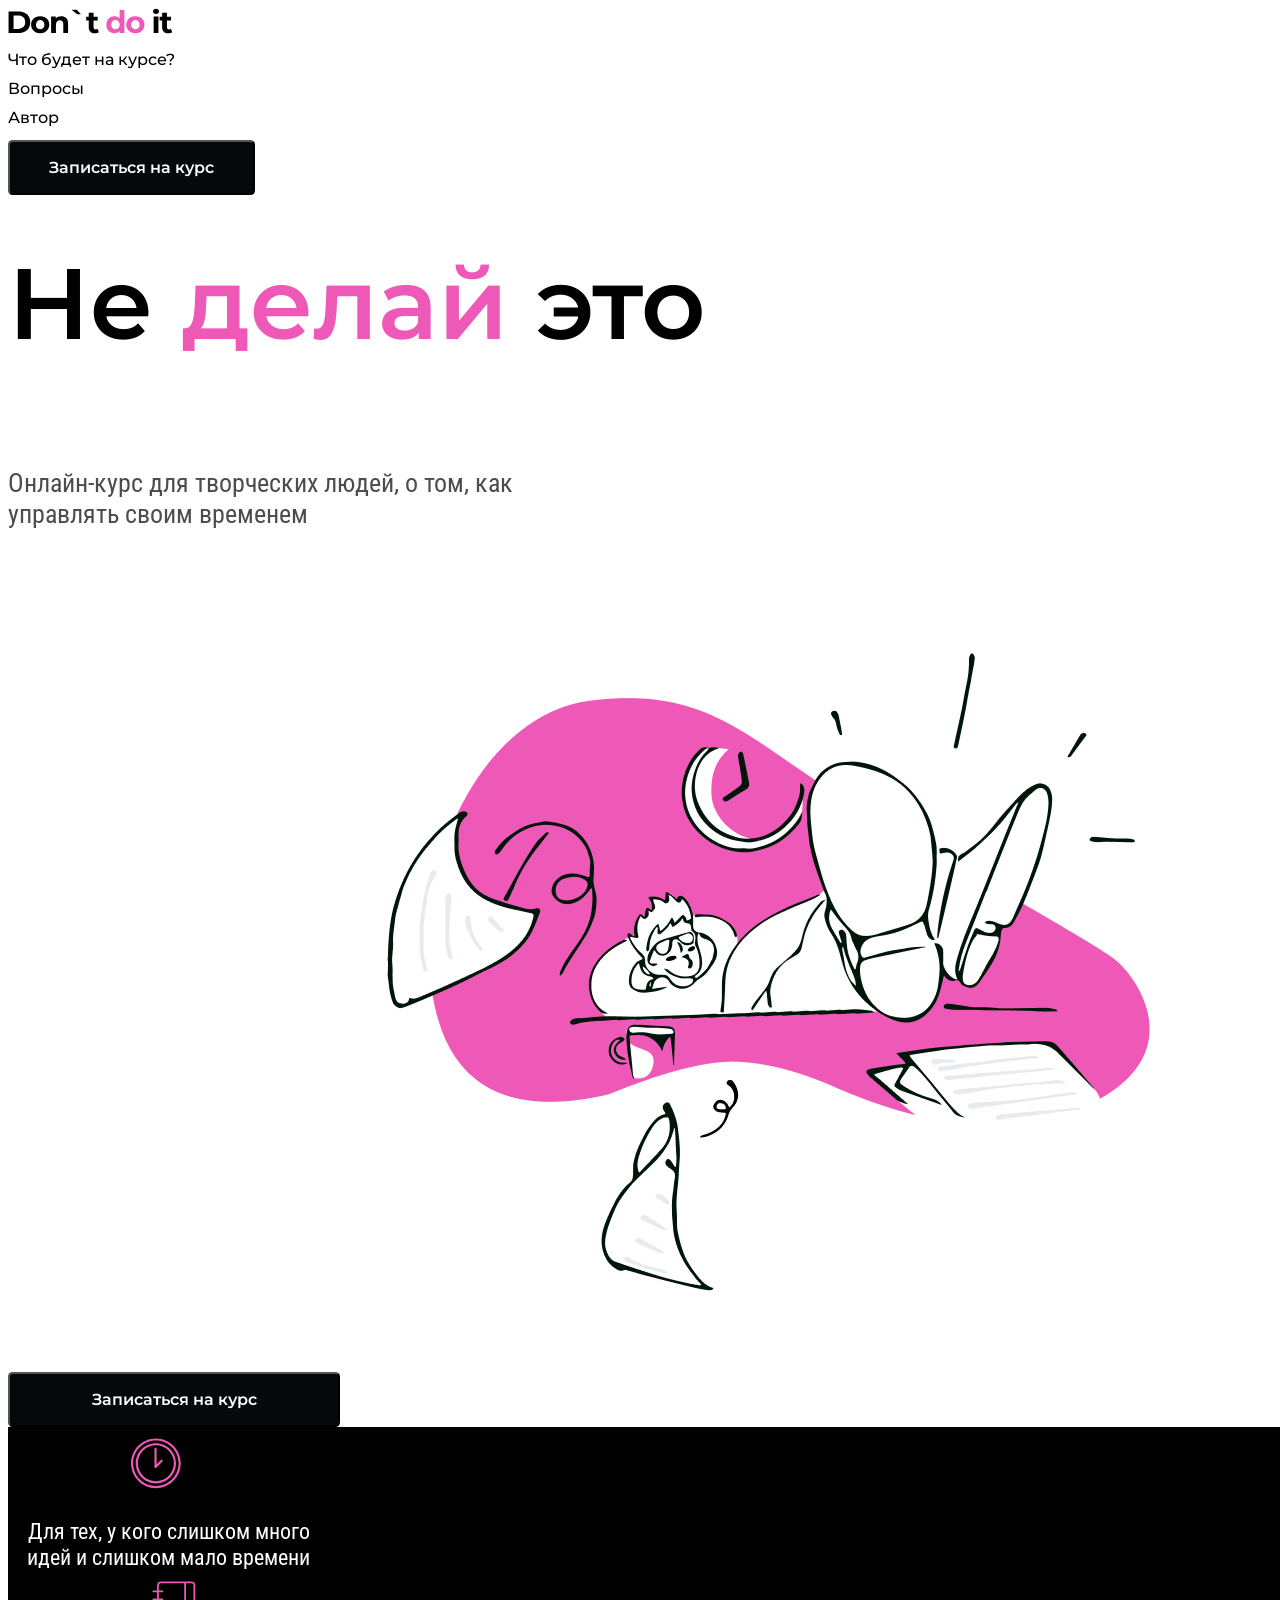
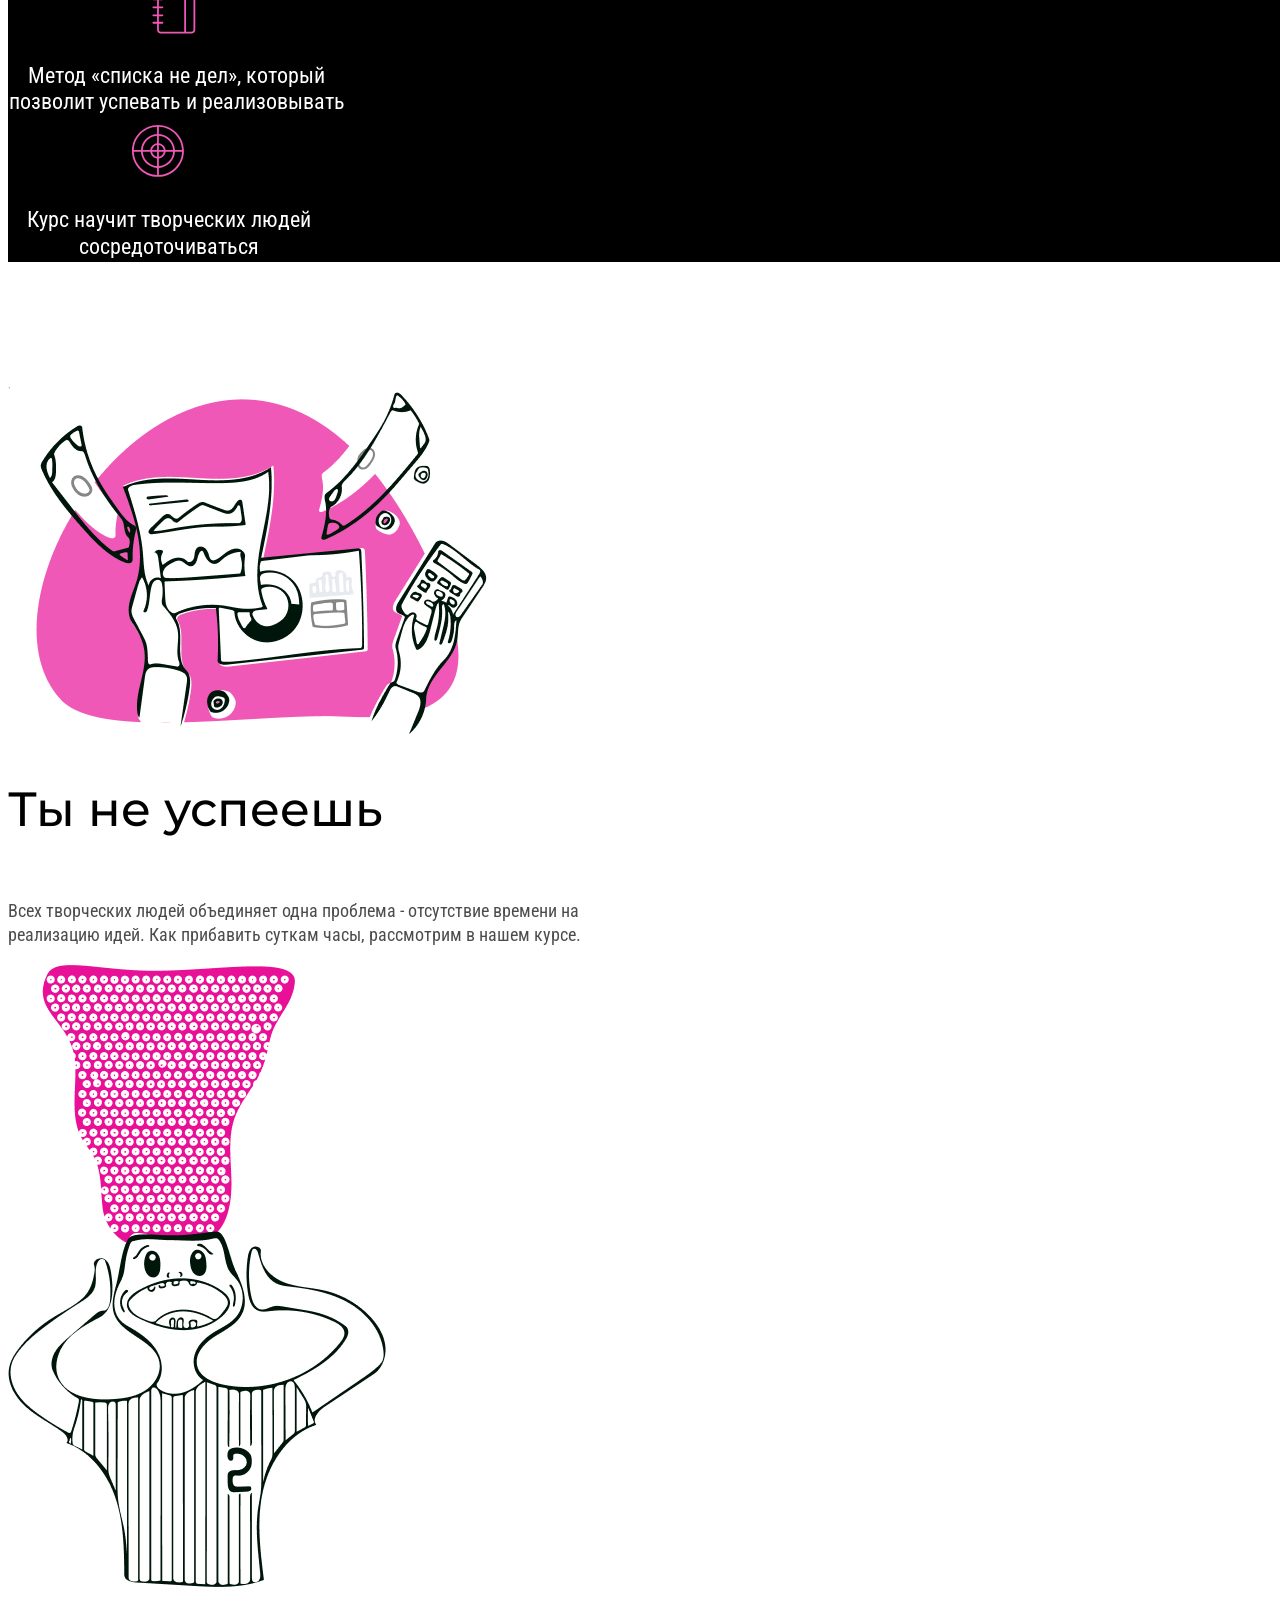
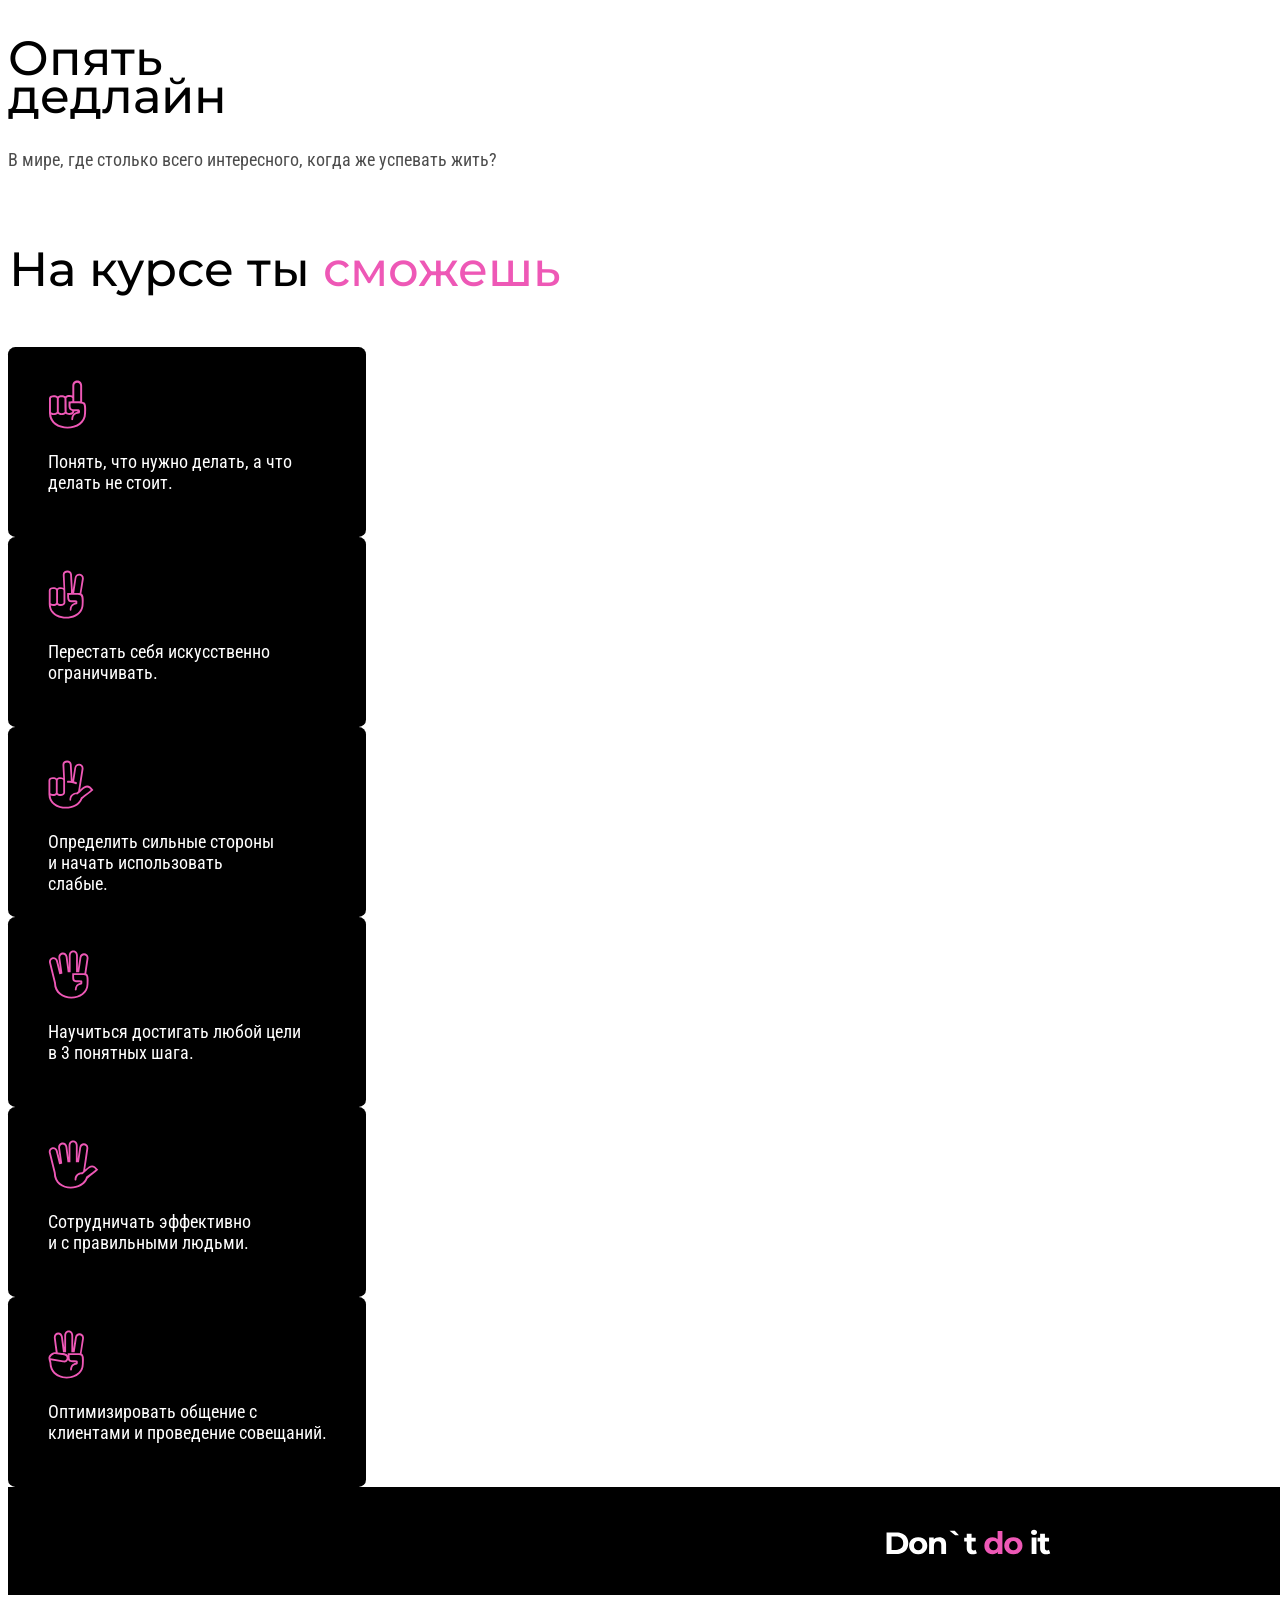
<file: web/Lw5/index.html>
<!DOCTYPE html>
<html lang="ru">
<head>
  <meta charset="UTF-8">
  <title>Don't do it</title>
  <link rel="stylesheet" type="text/css" href="css/style.css">
  <link rel="preconnect" href="https://fonts.googleapis.com/%22%3E">
  <link rel="preconnect" href="https://fonts.gstatic.com/" crossorigin>
  <link href="https://fonts.googleapis.com/css2?family=Montserrat:wght@500;600&family=Roboto+Condensed&display=swap" rel="stylesheet">
</head>
<body>
  <div class="header">
  	<img class="header__logo" src="images/logo.svg" alt="Don't do it">
  	<nav class="header__nav-bar">
  		<p class="header__text text_what-will">Что будет на курсе?</p>
  		<p class="header__text text_questions">Вопросы</p>
  		<p class="header__text text_author">Автор</p>
  	</nav>
  	<button class="header__button button-register">
      Записаться на курс
    </button>
  <div class="top">
  	<h1 class="top__title">Не <span class="text_color">делай</span> это</h1>
  	<p class="top__text">Онлайн-курс для творческих людей, о том, как управлять своим временем </p>
  	<button class="top__button button-register">
  		Записаться на курс
  	</button>
  	<img class="top__image" src="images/done.png"  alt="image">
  </div>
  <div class="short-description">
  	<div class="short-description__time">
      <img class="short-description__image image-time" src="images/time.svg" alt="time">
      <p class="short-description__text text-time">Для тех, у кого слишком много идей и слишком мало времени</p>
  	</div>
  	<div class="short-description__notebook">
      <img class="short-description__image image-notebook" src="images/notebook.svg" alt="notebook">
      <p class="short-description__text text-notebook">Метод «списка не дел», который позволит успевать и 
      реализовывать</p>
  	</div>
  	<div class="short-description__target ">
      <img class="short-description__image image-target" src="images/target.svg" alt="time">
      <p class="short-description__text text-target">Курс научит творческих людей сосредоточиваться</p>
  	</div>  	  	
  </div>
  <div class="blog">
  	<div class="blog__creation">
  	  <img src="images/finances.png" alt="image">
  	  <p class="blog__title title-creation">Ты не успеешь</p>
  	  <p class="blog__text text-creation">Всех творческих людей объединяет одна проблема - отсутствие 
  	  времени на реализацию идей. Как прибавить суткам часы, рассмотрим в нашем курсе.</p>
  	</div>
  	<div class="blog__deadline">
  	  <img src="images/mind_blowing.png" alt="image">
  	  <p class="blog__title title-deadline">Опять дедлайн</p>
  	  <p class="blog__text text-deadline">В мире, где столько всего интересного, когда же успевать 
  	  жить?</p>
  	</div>  	
  </div>
  <div class="about-course">
  	<p class="about-course__title">На курсе ты <span class="text_color">сможешь</span></p>
  	<div class="about-course__first-step about-course_box">
  	  <img class="about-course__images" src="images/finger_one.svg" alt="finger one">
  	  <p class="about-course__first-step-text first-step-text">Понять, что нужно делать, а что делать не
  	   стоит.</p>
  	</div>
  	<div class="about-course__second-step about-course_box">
  	  <img class="about-course__images" src="images/finger_two.svg" alt="finger two">
  	  <p class="about-course__second-step-text second-step-text">Перестать себя искусственно 
  	  ограничивать.</p>
  	</div>  
  	<div class="about-course__third-step about-course_box">
  	  <img class="about-course__images" src="images/finger_three.svg" alt="finger three">
  	  <p class="about-course__third-step_text third-step-text">Определить сильные стороны 
	  и начать использовать слабые.</p>
  	</div> 
  	<div class="about-course__fourth-step about-course_box">
  	  <img class="about-course__images" src="images/finger_four.svg" alt="finger four">
  	  <p class="about-course__fourth-step_text fourth-step-text">Научиться достигать любой цели в 3 
  	  понятных шага.</p>
  	</div> 
  	<div class="about-course__fifth-step about-course_box">
  	  <img class="about-course__images" src="images/finger_five.svg" alt="finger five">
  	  <p class="about-course__fifth-step_text fifth-step-text">Сотрудничать эффективно и с правильными 
  	  людьми.</p>
  	</div> 
  	<div class="about-course__sixth-step about-course_box">
  	  <img class="about-course__images" src="images/finger_six.svg" alt="finger six">
  	  <p class="about-course__sixth-step_text sixth-step-text">Оптимизировать общение с клиентами 
  	  и проведение совещаний.</p>
  	</div>  		
  </div>
  <div class="footer">
  	<img class="footer__image" src="images/logo_footer.svg" alt="logo">
  </div>
</body>
</html>
</file>
<file: web/Lw5/css/style.css>
.header__nav-bar
{
	font: normal 500 16px/0.8 'Montserrat';
	color: #000;
}

.text_what-will
{
	width: 171px;
}

.text_questions
{
	width: 77px;
}

.text_author
{
	width: 51px;
}

.header__button
{
	width: 247px;
	height: 55px;
	background: #05090c;
	border-radius: 4.59px;
	font: normal 600 16px/1 'Montserrat';	
	color: #fff;	
}

.top__button
{
	width: 332px;
	height: 55px;
	background: #05090c;
	border-radius: 4.59px;
	font: normal 600 16px/1 'Montserrat';
	color: #fff;		
}

.top__title
{
	width: 745px;
	height: 138.31px;
	font: normal 600 100px/0.82 'Montserrat';
	color: #000;
}

.top__text
{
	width: 545px;
	height: 62px;
	font: normal 400 26px/1.2 'Roboto Condensed';
	color: rgba(0, 0, 0, 0.7);
}

.text_color
{
	color: #ee58b6;
}

.short-description
{
	width: 1920px;
	background: #000;
}

.short-description__time
{
	width: 285px;
	height: 145px;
}

.image-time
{
	margin-top: 5.41px;
	margin-left: 118px;
}

.text-time
{
	padding: 0px 0px 0px 9px;
	width: 303px;
	height: 52px;
	font: normal 400 22px/1.2 'Roboto Condensed';
	color: #fff;
	text-align: center;
}

.short-description__notebook
{
	width: 337px;
	height: 145px;
}

.image-notebook
{
	margin-top: 4.42px;
	margin-left: 135.42px;
}

.text-notebook
{
	width: 337px;
	height: 52px;
	font: normal 400 22px/1.2 'Roboto Condensed';
	color: #fff;
	text-align: center;
}

.short-description__target
{
	width: 293px;
	height: 145px;
}

.image-target
{
	margin-top: 3.93px;
	margin-left: 119.99px;
}

.text-target
{
	padding: 0px 0px 0px 9px;
	width: 303.95px;
	height: 52px;
	font: normal 400 22px/1.2 'Roboto Condensed';
	color: #fff;	
	text-align: center;
}

.blog
{
	width: 1920px;
}

.blog__creation
{
	width: 1136px;
}

.title-creation
{
	width: 376px;
	height: 61px;
	font: normal 500 48px/38px 'Montserrat';
	color: #000;	
}

.text-creation
{
	width: 574px;
	height: 48px;
	font: normal 400 18px/24px 'Roboto Condensed';
	color: rgba(0, 0, 0, 0.7);
}

.blog__deadline
{
	width: 1135px;
}


.title-deadline
{
	width: 386px;
	height: 61px;
	font: normal 500 48px/38px 'Montserrat';
	color: #000;	
}

.text-deadline
{
	width: 574px;
	height: 44px;
	font: normal 400 18px/24px 'Roboto Condensed';
	color: rgba(0, 0, 0, 0.7);
}

.about-course
{
	width: 1920px;
}

.about-course__title
{
	width: 553px;
	height: 59px;
	font: normal 500 48px/59px 'Montserrat';
	text-align: center;
	color: #000;
}

.about-course__images
{
	padding: 33px 0px 0px 40px;
}

.about-course__first-step
{
	width: 358px;
	height: 190px;
	background: #000;
	border-radius: 7.35px;	
}

.first-step-text
{
	padding: 0px 0px 0px 40.25px;
	width: 269.77px;
	height: 51.5px;
	font: normal 400 18px/21px 'Roboto Condensed';
	color: #fff;
}

.about-course__second-step
{
	width: 358px;
	height: 190px;
	background: #000;
	border-radius: 7.35px;	
}

.second-step-text
{
	padding: 0px 0px 0px 40.25px;
	width: 269.77px;
	height: 51.5px;
	font: normal 400 18px/21px 'Roboto Condensed';
	color: #fff;
}

.about-course__third-step
{
	width: 358px;
	height: 190px;
	background: #000;
	border-radius: 7.35px;	
}

.third-step-text
{
	padding: 0px 0px 0px 40.25px;
	width: 238.77px;
	height: 51.5px;
	font: normal 400 18px/21px 'Roboto Condensed';
	color: #fff;
}

.about-course__fourth-step
{
	width: 358px;
	height: 190px;
	background: #000;
	border-radius: 7.35px;	
}

.fourth-step-text
{
	padding: 0px 0px 0px 40.25px;
	width: 263.77px;
	height: 51.5px;
	font: normal 400 18px/21px 'Roboto Condensed';
	color: #fff;
}

.about-course__fifth-step
{
	width: 358px;
	height: 190px;
	background: #000;
	border-radius: 7.35px;	
}

.fifth-step-text
{
	padding: 0px 0px 0px 40.25px;
	width: 209.77px;
	height: 51.5px;
	font: normal 400 18px/21px 'Roboto Condensed';
	color: #fff;
}

.about-course__sixth-step
{
	width: 358px;
	height: 190px;
	background: #000;
	border-radius: 7.35px;	
}

.sixth-step-text
{
	padding: 0px 0px 0px 40.25px;
	width: 286px;
	height: 52px;
	font: normal 400 18px/21px 'Roboto Condensed';
	color: #fff;
}

.footer
{
	width: 1920px;
	height: 108px;
	background: #000;	
}

.footer__image
{
	padding: 32px 876px;
	width: 167px;
	height: 48px;
	text-align: center;
	align-content: center;
}
</file>
